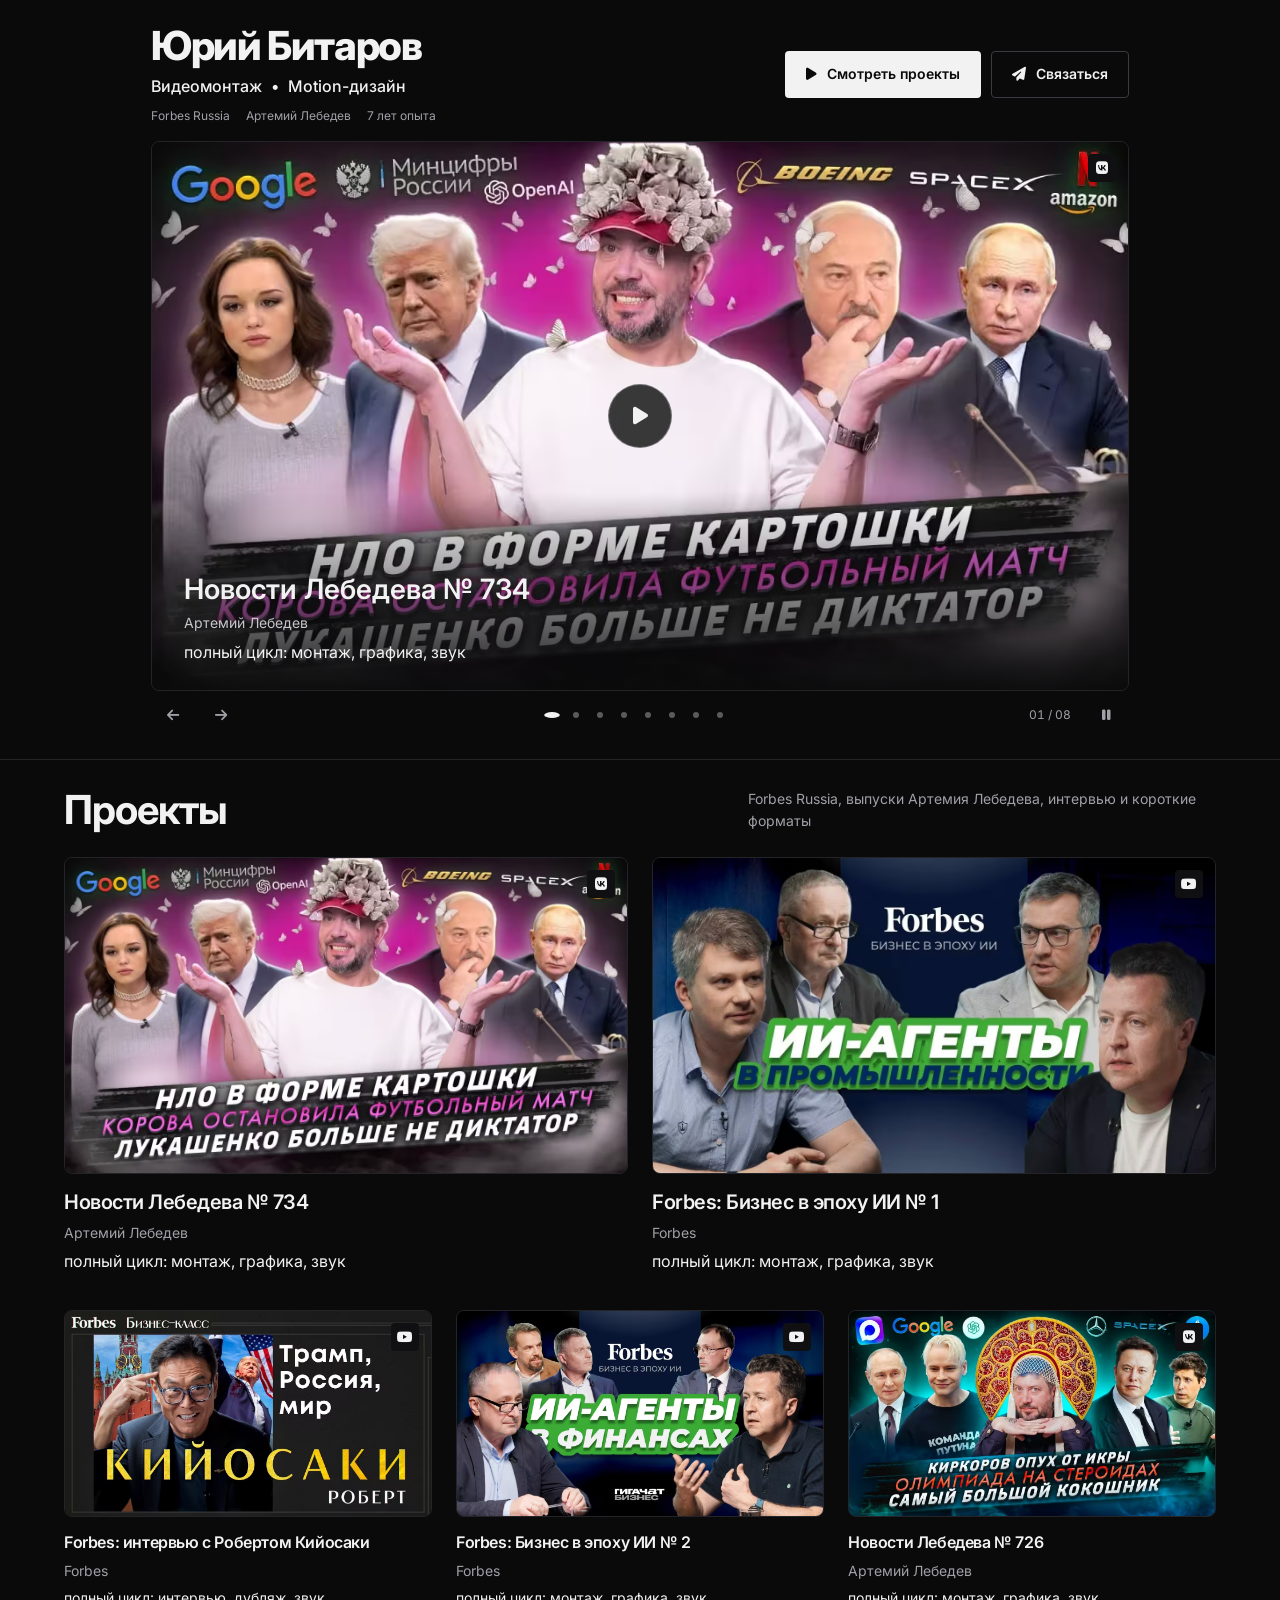
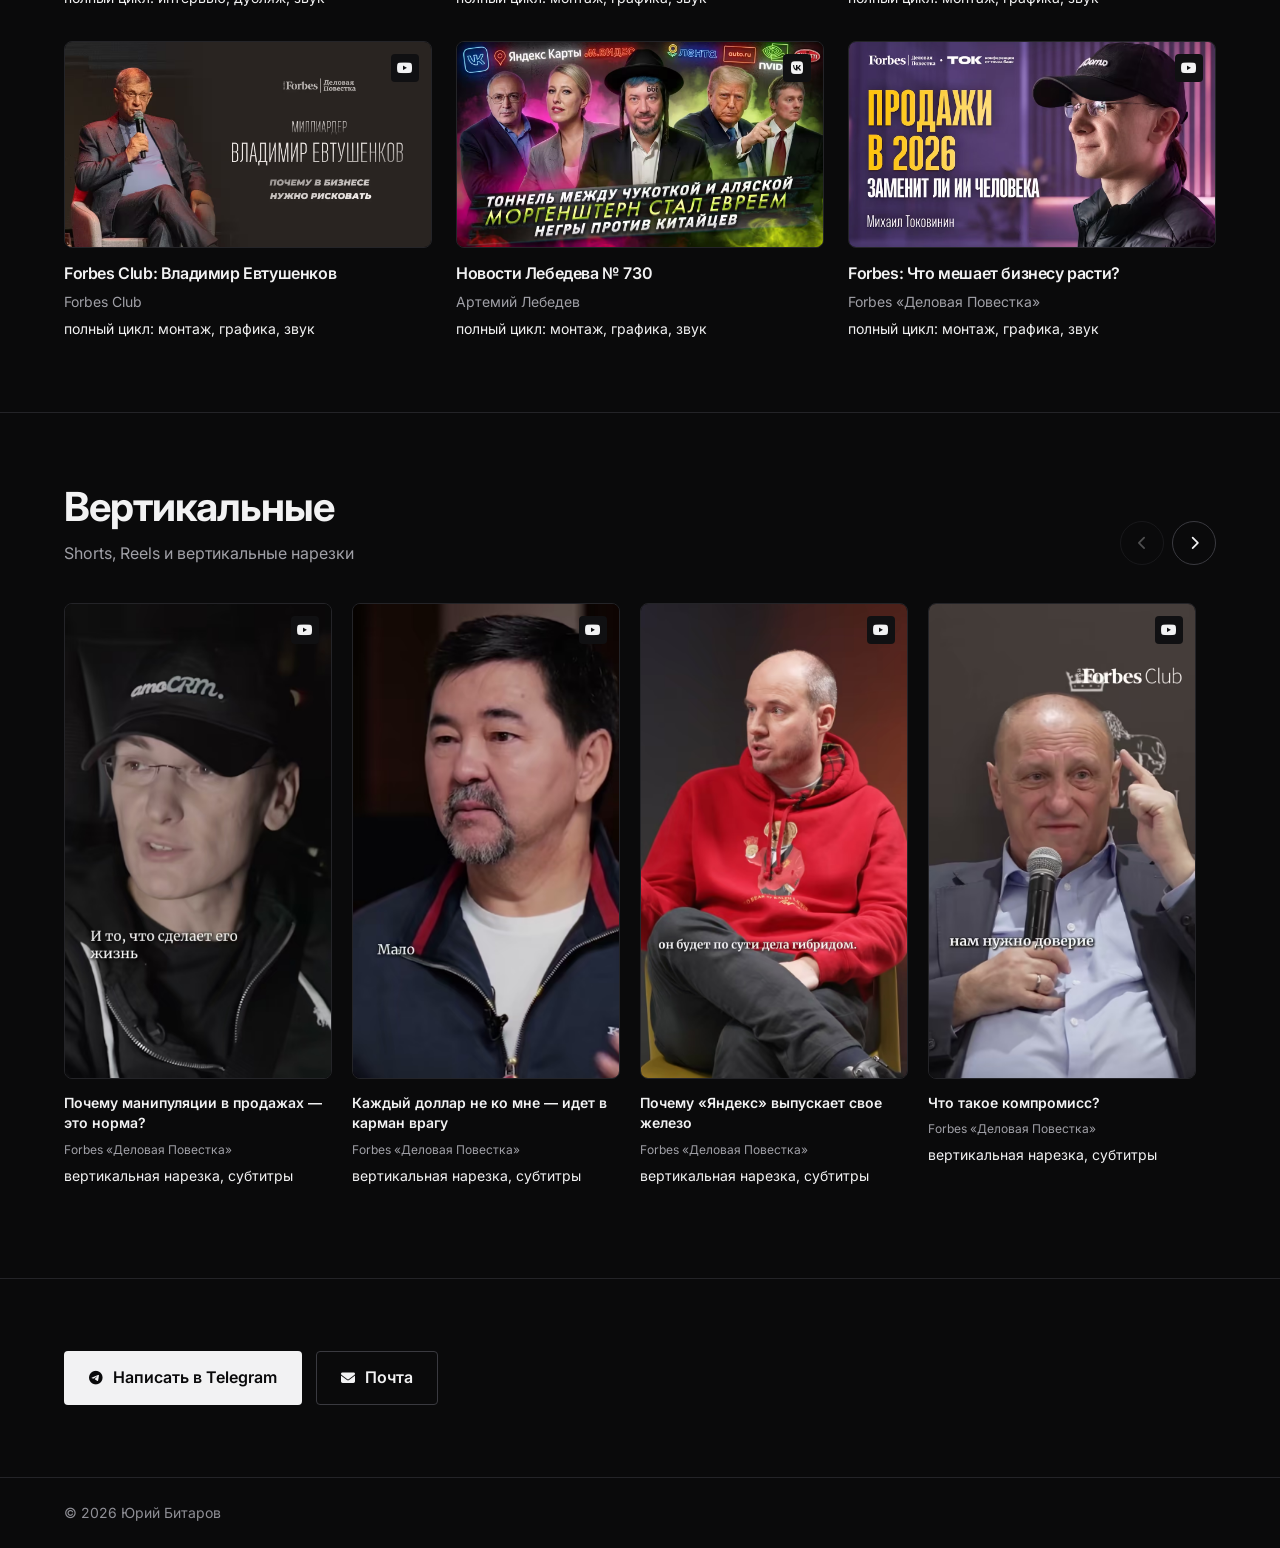
<file: index.html>
<!DOCTYPE html>
<html lang="ru">
<head>
  <meta charset="UTF-8" />
  <meta name="viewport" content="width=device-width, initial-scale=1.0" />
  <title>Юрий Битаров — видеомонтаж и motion-дизайн</title>
  <meta name="description" content="Юрий Битаров — видеомонтажер и motion-дизайнер. 7 лет опыта: Forbes Russia, выпуски Артемия Лебедева, интервью, подкасты, шортсы." />
  <meta name="theme-color" content="#0a0a0b" />
  <link rel="icon" href="favicon.svg" type="image/svg+xml" />

  <meta property="og:type" content="website" />
  <meta property="og:url" content="https://bitarovyuriy.github.io/vizitka/" />
  <meta property="og:site_name" content="Юрий Битаров" />
  <meta property="og:title" content="Юрий Битаров — видеомонтаж и motion-дизайн" />
  <meta property="og:description" content="7 лет в монтаже. Forbes Russia и выпуски Артемия Лебедева. Интервью, подкасты, новостные форматы, шортсы." />
  <meta property="og:image" content="https://bitarovyuriy.github.io/vizitka/og.png" />
  <meta property="og:image:width" content="1280" />
  <meta property="og:image:height" content="720" />
  <meta name="twitter:card" content="summary_large_image" />

  <link rel="preconnect" href="https://fonts.googleapis.com" />
  <link rel="preconnect" href="https://fonts.gstatic.com" crossorigin />
  <link href="https://fonts.googleapis.com/css2?family=Inter:wght@400;500;600&family=Poppins:wght@600;700;800&display=swap" rel="stylesheet" />
  <link rel="stylesheet" href="https://cdnjs.cloudflare.com/ajax/libs/font-awesome/6.5.1/css/all.min.css" />
  <link rel="stylesheet" href="style.css" />
</head>
<body>

  <header class="hero" id="top">
    <div class="container hero__inner">
      <div class="hero__text">
        <h1 class="hero__title">Юрий Битаров</h1>
        <p class="hero__roles">Видеомонтаж <span class="dot">•</span> Motion-дизайн</p>
        <ul class="hero__facts">
          <li>Forbes Russia</li>
          <li>Артемий Лебедев</li>
          <li>7 лет опыта</li>
        </ul>
        <div class="hero__cta">
          <a class="btn btn--primary" href="#portfolio"><i class="fa-solid fa-play"></i> Смотреть проекты</a>
          <a class="btn btn--ghost" href="#contacts"><i class="fa-solid fa-paper-plane"></i> Связаться</a>
        </div>
      </div>

      <div class="hero__media">
        <div class="showcase" id="showcase" role="region" aria-roledescription="карусель" aria-label="Проекты в фокусе" hidden>
          <div class="showcase__stage" id="showcaseStage"></div>
          <div class="showcase__controls" id="showcaseControls">
            <div class="showcase__nav">
              <button class="showcase__arrow" id="showcasePrev" type="button" aria-label="Предыдущий проект" aria-controls="showcaseStage"><i class="fa-solid fa-arrow-left" aria-hidden="true"></i></button>
              <button class="showcase__arrow" id="showcaseNext" type="button" aria-label="Следующий проект" aria-controls="showcaseStage"><i class="fa-solid fa-arrow-right" aria-hidden="true"></i></button>
            </div>
            <div class="showcase__dots" id="showcaseDots" role="group" aria-label="Выбрать проект"></div>
            <div class="showcase__tools">
              <span class="showcase__counter" id="showcaseCounter" aria-hidden="true"></span>
              <button class="showcase__toggle" id="showcaseToggle" type="button" aria-label="Приостановить автопрокрутку" aria-pressed="false"><i class="fa-solid fa-pause" aria-hidden="true"></i></button>
            </div>
          </div>
          <p class="sr-only" id="showcaseStatus" aria-live="polite" aria-atomic="true"></p>
        </div>
      </div>
    </div>
  </header>

  <main>
  <section class="section portfolio" id="portfolio" aria-labelledby="portfolioTitle">
    <div class="container">
      <div class="section__head">
        <h2 class="section__title" id="portfolioTitle">Проекты</h2>
        <p class="section__note">Forbes Russia, выпуски Артемия Лебедева, интервью и короткие форматы</p>
      </div>

      <div class="grid-loader" id="gridLoader">
        <div class="spinner"></div>
        <p>Загрузка проектов...</p>
      </div>

      <div class="video-grid" id="videoGrid"></div>
      <p class="grid-message" id="gridMessage" hidden></p>

      <noscript>
        <p class="grid-message">Для показа проектов нужен включенный JavaScript: видео лежат в <a href="https://vkvideo.ru/@lebedev">выпусках Лебедева</a> и на <a href="https://www.youtube.com/@ForbesRussia">канале Forbes Russia</a>.</p>
      </noscript>
    </div>
  </section>

  <section class="section shorts" id="shorts" hidden>
    <div class="container">
      <div class="section__head shorts__head">
        <div>
          <h2 class="section__title">Вертикальные</h2>
          <p class="section__note">Shorts, Reels и вертикальные нарезки</p>
        </div>
        <div class="shorts__nav" id="shortsNav" hidden>
          <button class="shorts__arrow" id="shortsPrev" type="button" aria-label="Предыдущие вертикальные" aria-controls="shortsScroller"><i class="fa-solid fa-chevron-left"></i></button>
          <button class="shorts__arrow" id="shortsNext" type="button" aria-label="Следующие вертикальные" aria-controls="shortsScroller"><i class="fa-solid fa-chevron-right"></i></button>
        </div>
      </div>
      <div class="shorts__scroller" id="shortsScroller" tabindex="0" aria-label="Вертикальные видео"></div>
    </div>
  </section>

  <section class="section contacts" id="contacts">
    <div class="container">
      <div class="contacts__buttons">
        <a class="btn btn--primary btn--wide" id="tgBtn" rel="noopener noreferrer">
          <i class="fa-brands fa-telegram"></i> <span>Написать в Telegram</span>
        </a>
        <a class="btn btn--ghost btn--wide" id="mailBtn">
          <i class="fa-solid fa-envelope"></i> <span>Почта</span>
        </a>
      </div>
    </div>
  </section>
  </main>

  <footer class="footer">
    <div class="container footer__inner">
      <p class="footer__copy">© <span id="year">2026</span> Юрий Битаров</p>
    </div>
  </footer>

  <div class="modal" id="modal" aria-hidden="true" inert>
    <div class="modal__backdrop" id="modalBackdrop"></div>
    <div class="modal__dialog" role="dialog" aria-modal="true" aria-labelledby="modalTitle" aria-describedby="modalDesc">
      <button class="modal__close" id="modalClose" aria-label="Закрыть"><i class="fa-solid fa-xmark"></i></button>
      <div class="modal__video">
        <div class="video-loader" id="videoLoader"><div class="spinner"></div></div>
        <div class="modal__iframe-wrap" id="modalIframeWrap"></div>
      </div>
      <h3 class="modal__title" id="modalTitle"></h3>
      <p class="modal__desc" id="modalDesc"></p>
    </div>
  </div>

  <div class="toast" id="toast" role="status" aria-live="polite"></div>

  <script src="script.js"></script>
</body>
</html>
</file>
<file: style.css>
/* ==========================================================================
   Юрий Битаров — портфолио. Токены → база → первый экран → проекты →
   вертикальные → контакты → модалка → адаптив.
   ========================================================================== */

:root {
  --bg: #0a0a0b;
  --bg-soft: #101012;
  --card: #121214;
  --card-hover: #17171a;
  --text: #f2f2f3;
  --text-dim: #a0a0a7;
  --text-mute: #8f8f96;
  --accent: #f2f2f3;
  --accent-line: rgba(255, 255, 255, 0.3);
  --line: #242428;
  --line-strong: #3a3a40;
  --radius: 8px;
  --radius-sm: 4px;
  --radius-pill: 999px;
  --container: 1200px;
  --gutter: 24px;
  --section-pad: 72px;
  --font: 'Inter', -apple-system, BlinkMacSystemFont, 'Segoe UI', Roboto, sans-serif;
  --font-display: 'Poppins', var(--font);
  /* Все кегли берутся из одной шкалы. */
  --fs-xs: 12px;
  --fs-sm: 14px;
  --fs-base: 16px;
  --fs-md: 20px;
  --fs-lg: 28px;
  --fs-xl: 40px;
  --fs-2xl: 72px;
  --ease: cubic-bezier(0.22, 0.68, 0.18, 1);
}

/* --- База ---------------------------------------------------------------- */
*, *::before, *::after { box-sizing: border-box; }
html { scroll-behavior: smooth; scroll-padding-top: 24px; -webkit-text-size-adjust: 100%; }
body {
  margin: 0;
  background: var(--bg);
  color: var(--text);
  font-family: var(--font);
  font-size: var(--fs-base);
  line-height: 1.6;
  -webkit-font-smoothing: antialiased;
  -moz-osx-font-smoothing: grayscale;
}
[hidden] { display: none !important; }
img { display: block; max-width: 100%; }
a { color: inherit; text-decoration: none; }
h1, h2, h3 { margin: 0; font-family: var(--font-display); font-weight: 700; line-height: 1.1; letter-spacing: -0.025em; }
p { margin: 0; }
ul { margin: 0; padding: 0; list-style: none; }
button { font: inherit; color: inherit; background: none; border: 0; cursor: pointer; }
::selection { background: var(--accent); color: var(--bg); }
:focus-visible { outline: 2px solid var(--accent); outline-offset: 4px; }
.container { width: 100%; max-width: var(--container); margin-inline: auto; padding-inline: var(--gutter); }
.sr-only { position: absolute; width: 1px; height: 1px; padding: 0; margin: -1px; overflow: hidden; clip-path: inset(50%); white-space: nowrap; border: 0; }

/* --- Кнопки -------------------------------------------------------------- */
.btn {
  display: inline-flex;
  align-items: center;
  justify-content: center;
  gap: 10px;
  min-height: 46px;
  padding: 11px 20px;
  border: 1px solid transparent;
  border-radius: var(--radius-sm);
  font-size: var(--fs-sm);
  font-weight: 600;
  white-space: nowrap;
  transition: transform .2s var(--ease);
}
.btn i { font-size: var(--fs-sm); }
.btn--primary { background: var(--accent); color: var(--bg); }
.btn--primary:hover { background: #fff; transform: translateY(-2px); }
.btn--ghost { border-color: var(--line-strong); }
.btn--ghost:hover { border-color: var(--accent); transform: translateY(-2px); }
.btn--wide { min-height: 54px; padding: 13px 24px; font-size: var(--fs-base); }

/* --- Первый экран ------------------------------------------------------- */
.hero { padding: 24px 0; }
.hero__inner { display: grid; gap: 16px; }
/* На ноутбуке сохраняем 16:9 и оставляем начало проектов в первом окне. */
@media (min-width: 1100px) {
  .hero__inner { max-width: clamp(880px, calc((100svh - 350px) * 16 / 9 + var(--gutter) * 2), var(--container)); }
}
.hero__text {
  display: grid;
  grid-template-columns: minmax(0, 1fr) auto;
  align-items: center;
  column-gap: 24px;
}
.hero__title { font-size: clamp(var(--fs-lg), 3.4vw, var(--fs-xl)); font-weight: 800; letter-spacing: -0.035em; }
.hero__roles { grid-column: 1; margin-top: 6px; font-size: var(--fs-base); font-weight: 500; }
.dot { padding-inline: 5px; color: var(--accent); }
.hero__facts { grid-column: 1; display: flex; flex-wrap: wrap; gap: 4px 16px; margin-top: 6px; }
.hero__facts li { color: var(--text-dim); font-size: var(--fs-xs); }
.hero__cta { grid-column: 2; grid-row: 1 / 4; display: flex; flex-wrap: wrap; gap: 10px; justify-content: flex-end; }
.hero__media { min-width: 0; }

/* --- Карусель ----------------------------------------------------------- */
.showcase { position: relative; }
.showcase__stage { position: relative; aspect-ratio: 16 / 9; overflow: hidden; border: 1px solid var(--line); border-radius: var(--radius); background: var(--bg-soft); touch-action: pan-y pinch-zoom; }
.slide { position: absolute; inset: 0; width: 100%; height: 100%; padding: 0; text-align: left; opacity: 0; pointer-events: none; }
.slide.is-active { z-index: 1; opacity: 1; pointer-events: auto; }
.slide:focus-visible { outline-offset: -5px; }
.slide__img { width: 100%; height: 100%; object-fit: cover; }
.slide__play, .video-card__play, .shorts__play {
  position: absolute;
  top: 50%;
  left: 50%;
  display: grid;
  place-items: center;
  width: 48px;
  height: 48px;
  border: 1px solid var(--accent-line);
  border-radius: 50%;
  background: rgba(10, 10, 11, 0.8);
  color: var(--text);
  font-size: var(--fs-sm);
  transform: translate(-50%, -50%);
  transition: transform .25s var(--ease), opacity .25s var(--ease);
}
.slide__play { width: 64px; height: 64px; font-size: var(--fs-md); }
.slide:hover .slide__play, .slide:focus-visible .slide__play { transform: translate(-50%, -50%) scale(1.06); background: var(--accent); color: var(--bg); }
.slide__caption { position: absolute; inset: auto 0 0; display: flex; flex-direction: column; gap: 5px; padding: 80px 32px 26px; background: linear-gradient(transparent, rgba(10, 10, 11, 0.95)); }
.slide__title { max-width: 36ch; font-size: clamp(var(--fs-md), 2.5vw, var(--fs-lg)); font-weight: 600; line-height: 1.25; display: -webkit-box; -webkit-line-clamp: 2; -webkit-box-orient: vertical; overflow: hidden; }
.slide__client { color: #c7c7cc; font-size: var(--fs-sm); }
.slide__role { max-width: 72ch; font-size: var(--fs-base); line-height: 1.5; }
.showcase__controls { display: flex; align-items: center; justify-content: space-between; gap: 12px; padding-top: 4px; }
.showcase__nav, .showcase__tools { display: flex; align-items: center; flex: none; gap: 4px; }
.showcase__tools { gap: 14px; }
.showcase__arrow, .showcase__toggle { display: grid; place-items: center; width: 44px; height: 40px; padding: 0; color: var(--text-dim); font-size: var(--fs-sm); }
.showcase__arrow:hover, .showcase__toggle:hover { color: var(--accent); }
.showcase__toggle[aria-pressed="true"] { color: var(--accent); }
.showcase__counter { color: var(--text-dim); font-size: var(--fs-xs); font-variant-numeric: tabular-nums; white-space: nowrap; }
.showcase__dots { display: flex; justify-content: center; min-width: 0; }
.showcase__dot { display: grid; place-items: center; width: 24px; height: 40px; padding: 0; }
.showcase__dot::before { content: ''; width: 6px; height: 6px; border-radius: var(--radius-pill); background: var(--text); opacity: .35; transition: transform .25s var(--ease), opacity .25s var(--ease); }
.showcase__dot.is-active::before { transform: scaleX(2.6); opacity: 1; }

/* --- Секции и проекты --------------------------------------------------- */
.section { padding-block: var(--section-pad); border-top: 1px solid var(--line); }
.section__title { font-size: clamp(var(--fs-lg), 3.2vw, var(--fs-xl)); font-weight: 700; }
.section__note { max-width: 62ch; margin-top: 12px; font-size: var(--fs-base); color: var(--text-dim); }
.portfolio { padding-top: 28px; }
.portfolio .section__head { display: flex; align-items: center; justify-content: space-between; gap: 24px; }
.portfolio .section__note { max-width: 52ch; margin-top: 0; font-size: var(--fs-sm); }
.video-grid { display: grid; gap: 36px; margin-top: 24px; }
.video-grid__featured, .video-grid__rest { display: grid; gap: 32px 24px; align-items: start; }
.video-grid__featured { grid-template-columns: repeat(2, minmax(0, 1fr)); }
.video-grid__rest { grid-template-columns: repeat(3, minmax(0, 1fr)); }
.video-card { min-width: 0; cursor: pointer; }
.video-card__thumb { position: relative; aspect-ratio: 16 / 9; border: 1px solid var(--line); border-radius: var(--radius); overflow: hidden; background: var(--bg-soft); }
.video-card:hover .video-card__thumb, .video-card:focus-visible .video-card__thumb { border-color: var(--accent-line); }
.video-card__thumb img { width: 100%; height: 100%; object-fit: cover; transition: transform .45s var(--ease); }
.video-card:hover .video-card__thumb img { transform: scale(1.025); }
.platform-icon { position: absolute; top: 12px; right: 12px; z-index: 2; display: grid; place-items: center; width: 28px; height: 28px; border-radius: var(--radius-sm); background: #101012; color: var(--text); font-size: var(--fs-sm); }
.video-card__play { opacity: 0; transform: translate(-50%, -50%) scale(.94); }
.video-card:hover .video-card__play, .video-card:focus-visible .video-card__play { opacity: 1; transform: translate(-50%, -50%) scale(1); }
.video-card__play i, .slide__play i, .shorts__play i { margin-left: 2px; }
.video-card__body { display: flex; flex-direction: column; gap: 6px; padding-top: 14px; }
.video-card__title { font-family: var(--font); font-size: var(--fs-base); font-weight: 600; line-height: 1.4; display: -webkit-box; -webkit-line-clamp: 2; -webkit-box-orient: vertical; overflow: hidden; }
.video-card--featured .video-card__title { font-size: var(--fs-md); }
.video-card__client { color: var(--text-dim); font-size: var(--fs-sm); line-height: 1.5; }
.video-card__role { font-size: var(--fs-sm); line-height: 1.6; overflow-wrap: anywhere; }
.video-card--featured .video-card__role { font-size: var(--fs-base); }

/* --- Загрузка и сообщения ----------------------------------------------- */
.grid-loader { display: flex; flex-direction: column; align-items: center; gap: 14px; padding: 56px 0; color: var(--text-dim); font-size: var(--fs-sm); }
.spinner { width: 30px; height: 30px; border: 2px solid var(--line-strong); border-top-color: var(--accent); border-radius: 50%; animation: spin .8s linear infinite; }
@keyframes spin { to { transform: rotate(360deg); } }
.grid-message { margin-top: 28px; font-size: var(--fs-base); color: var(--text-dim); }
.grid-message a { color: var(--accent); border-bottom: 1px solid var(--accent-line); }

/* --- Вертикальные: нативная лента 9:16 ----------------------------------- */
.shorts__head { display: flex; align-items: flex-end; justify-content: space-between; gap: 24px; }
.shorts__nav { display: flex; flex: none; gap: 8px; padding-bottom: 2px; }
.shorts__arrow { display: grid; place-items: center; width: 44px; height: 44px; border: 1px solid var(--line-strong); border-radius: 50%; color: var(--text); font-size: var(--fs-sm); }
.shorts__arrow:hover, .shorts__arrow:focus-visible { border-color: var(--accent); }
.shorts__arrow[disabled] { opacity: .3; cursor: default; }
.shorts__scroller { display: grid; grid-auto-flow: column; grid-auto-columns: 268px; gap: 20px; margin-top: 32px; padding: 4px 4px 20px; overflow-x: auto; overscroll-behavior-x: contain; scroll-snap-type: x mandatory; scrollbar-width: thin; scrollbar-color: var(--line-strong) transparent; }
.shorts__scroller::-webkit-scrollbar { height: 8px; }
.shorts__scroller::-webkit-scrollbar-track { background: transparent; }
.shorts__scroller::-webkit-scrollbar-thumb { background: var(--line-strong); border-radius: var(--radius-pill); }
.shorts__card { display: flex; flex-direction: column; min-width: 0; scroll-snap-align: start; padding: 0; text-align: left; }
.shorts__media { position: relative; width: 100%; aspect-ratio: 9 / 16; overflow: hidden; border: 1px solid var(--line); border-radius: var(--radius); background: var(--card); transition: transform .25s var(--ease); }
.shorts__card:hover .shorts__media, .shorts__card:focus-visible .shorts__media { transform: translateY(-3px); border-color: var(--accent-line); }
.shorts__media img { width: 100%; height: 100%; object-fit: cover; }
.shorts__play { width: 52px; height: 52px; font-size: var(--fs-base); opacity: 0; }
.shorts__card:hover .shorts__play, .shorts__card:focus-visible .shorts__play { opacity: 1; }
.shorts__title { margin-top: 14px; font-size: var(--fs-sm); font-weight: 600; line-height: 1.45; display: -webkit-box; -webkit-line-clamp: 2; -webkit-box-orient: vertical; overflow: hidden; }
.shorts__client { margin-top: 6px; color: var(--text-dim); font-size: var(--fs-xs); }
.shorts__meta { margin-top: 6px; font-size: var(--fs-sm); line-height: 1.5; }

/* --- Контакты и футер --------------------------------------------------- */
.contacts .section__note { max-width: 72ch; }
.contacts__buttons { display: flex; flex-wrap: wrap; gap: 14px; }
.footer { border-top: 1px solid var(--line); padding: 24px 0; }
.footer__copy { font-size: var(--fs-sm); color: var(--text-mute); }

/* --- Тост ---------------------------------------------------------------- */
.toast {
  position: fixed; left: 50%; bottom: calc(28px + env(safe-area-inset-bottom, 0px)); z-index: 120;
  max-width: calc(100vw - 32px);
  padding: 12px 18px;
  border: 1px solid var(--line-strong); border-radius: var(--radius-sm);
  background: #101012; color: var(--text);
  font-size: var(--fs-sm); line-height: 1.3; text-align: center;
  opacity: 0; transform: translate(-50%, 10px); pointer-events: none;
  transition: opacity .22s var(--ease), transform .22s var(--ease);
}
.toast.is-visible { opacity: 1; transform: translate(-50%, 0); }

/* --- Модалка ------------------------------------------------------------ */
.modal { position: fixed; inset: 0; z-index: 100; display: grid; place-items: center; padding: 20px; opacity: 0; visibility: hidden; transition: opacity .25s var(--ease); }
.modal.open { opacity: 1; visibility: visible; }
.modal__backdrop { position: absolute; inset: 0; background: rgba(5, 5, 6, 0.9); }
.modal__dialog { position: relative; width: min(980px, 100%); max-height: calc(100dvh - 40px); overflow-y: auto; padding: 16px; border: 1px solid var(--line); border-radius: var(--radius); background: var(--bg-soft); transform: scale(.98); transition: transform .25s var(--ease); }
.modal.open .modal__dialog { transform: scale(1); }
.modal__close { position: absolute; top: 10px; right: 10px; z-index: 3; display: grid; place-items: center; width: 44px; height: 44px; border: 1px solid var(--line-strong); border-radius: 50%; background: #101012; color: var(--text); }
.modal__close:hover { border-color: var(--accent); }
.modal__video { position: relative; aspect-ratio: 16 / 9; border-radius: var(--radius-sm); overflow: hidden; background: #000; }
.modal__iframe-wrap { position: absolute; inset: 0; }
.modal__iframe-wrap iframe { width: 100%; height: 100%; border: 0; }
.modal--vertical .modal__dialog { width: min(460px, 100%); }
.modal--vertical .modal__video { width: auto; height: min(calc(100dvh - 220px), 720px); max-width: 100%; aspect-ratio: 9 / 16; margin-inline: auto; }
.video-loader { position: absolute; inset: 0; z-index: 2; display: flex; align-items: center; justify-content: center; background: #0e0e10; }
.modal__title { margin-top: 16px; font-family: var(--font); font-size: var(--fs-md); font-weight: 600; line-height: 1.35; }
.modal__desc { margin-top: 8px; font-size: var(--fs-sm); color: var(--text-dim); }

/* --- Адаптив ------------------------------------------------------------ */
@media (max-width: 1099px) {
  .hero__cta { flex-direction: column; gap: 6px; }
  .video-grid__rest { grid-template-columns: repeat(2, minmax(0, 1fr)); }
}
@media (max-width: 640px) {
  :root { --gutter: 18px; --section-pad: 48px; }
  .hero { padding: 24px 0 20px; }
  .hero__inner { gap: 20px; }
  .hero__text { grid-template-columns: minmax(0, 1fr); }
  .hero__title { font-size: clamp(var(--fs-lg), 9vw, var(--fs-xl)); }
  .hero__roles { margin-top: 8px; }
  .hero__facts { gap: 4px 14px; margin-top: 8px; }
  .hero__cta { grid-column: 1; grid-row: auto; flex-direction: row; flex-wrap: nowrap; justify-content: flex-start; gap: 8px; margin-top: 16px; }
  .hero__cta .btn { flex: 1; min-width: 0; padding-inline: 10px; gap: 8px; }
  .slide__play { top: 16px; left: auto; right: 16px; width: 40px; height: 40px; transform: none; font-size: var(--fs-sm); }
  .slide:hover .slide__play, .slide:focus-visible .slide__play { transform: scale(1.04); }
  .slide .platform-icon { top: 16px; left: 16px; right: auto; }
  .slide__caption { gap: 3px; padding: 48px 16px 14px; }
  .slide__title { font-size: var(--fs-base); line-height: 1.3; }
  .slide__client, .slide__role { font-size: var(--fs-xs); line-height: 1.4; }
  .showcase__controls { gap: 4px; }
  .showcase__counter { display: none; }
  .showcase__dot { width: 18px; height: 44px; }
  .showcase__arrow, .showcase__toggle { height: 44px; }
  .showcase__tools { gap: 0; }
  .portfolio { padding-top: 24px; }
  .portfolio .section__head { display: block; }
  .portfolio .section__note { margin-top: 10px; }
  .section__note { font-size: var(--fs-sm); }
  .video-grid { gap: 24px; }
  .video-grid__featured, .video-grid__rest { grid-template-columns: minmax(0, 1fr); gap: 24px; }
  .video-card--featured .video-card__title { font-size: var(--fs-md); }
  .video-card--featured .video-card__role { font-size: var(--fs-sm); }
  .video-card__body { gap: 5px; padding-top: 12px; }
  /* После двух больших обложек — компактный список с видимой строкой роли. */
  .video-grid__rest { gap: 0; }
  .video-grid__rest .video-card { display: grid; grid-template-columns: 96px minmax(0, 1fr); align-items: center; gap: 14px; padding-block: 16px; border-top: 1px solid var(--line); }
  .video-grid__rest .video-card__body { padding: 0; min-width: 0; gap: 4px; }
  .video-grid__rest .video-card__title { display: block; font-size: var(--fs-sm); line-height: 1.4; white-space: nowrap; text-overflow: ellipsis; }
  .video-grid__rest .video-card__client { font-size: var(--fs-xs); white-space: nowrap; overflow: hidden; text-overflow: ellipsis; }
  .video-grid__rest .video-card__role { font-size: var(--fs-xs); white-space: nowrap; overflow: hidden; text-overflow: ellipsis; }
  .video-grid__rest .platform-icon { top: 4px; right: 4px; width: 22px; height: 22px; font-size: var(--fs-xs); }
  .video-grid__rest .video-card__play { width: 28px; height: 28px; font-size: var(--fs-xs); }
  .shorts__scroller { grid-auto-columns: min(62vw, 260px); gap: 14px; margin-top: 24px; padding-bottom: 16px; }
  .shorts__nav { display: none; }
  .contacts__buttons { flex-direction: column; gap: 10px; }
  .contacts__buttons .btn { width: 100%; }
  .modal { padding: 12px; }
  .modal__dialog { padding: 12px; max-height: calc(100dvh - 24px); }
}
@media (hover: none), (max-width: 640px) {
  .video-card__play, .shorts__play { opacity: 1; transform: translate(-50%, -50%); }
}
@media (prefers-reduced-motion: reduce) {
  html { scroll-behavior: auto; }
  *, *::before, *::after { transition: none !important; animation: none !important; }
}
</file>
